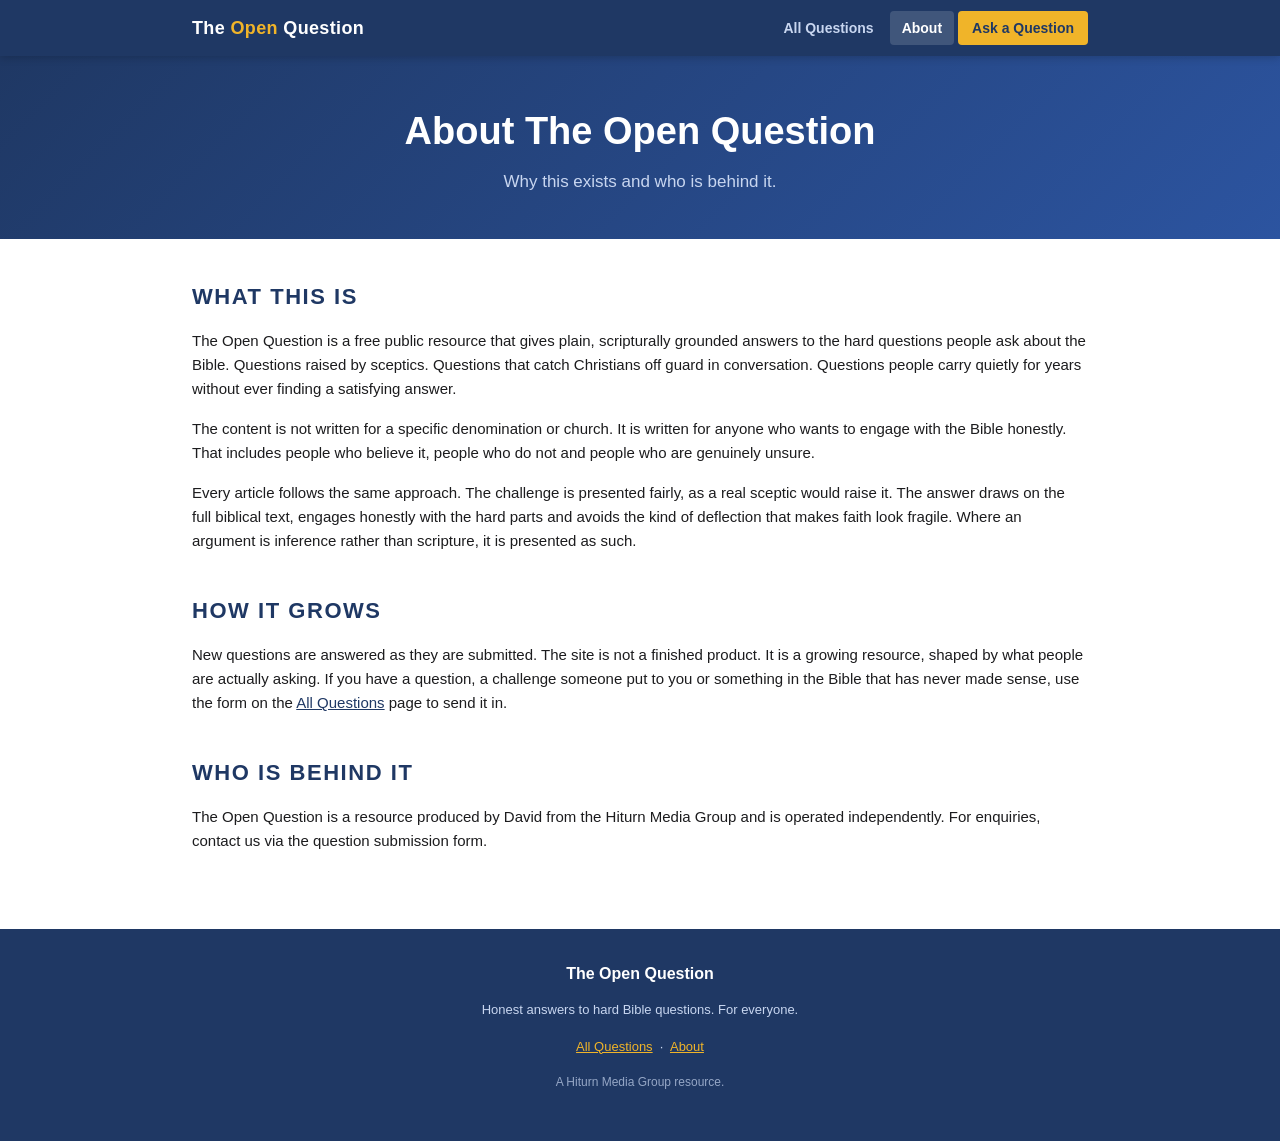
<file: about.html>
<!DOCTYPE html>
<html lang="en-GB">
<head>
<meta charset="UTF-8">
<meta name="viewport" content="width=device-width, initial-scale=1.0">
<title>About | The Open Question</title>
<meta name="description" content="The Open Question is a public resource from Hiturn Media Group. Honest answers to hard Bible questions, for Christians and non-Christians alike.">
<link rel="stylesheet" href="css/style.css">
</head>
<body>

<!-- Header -->
<header class="site-header">
  <div class="container">
    <a class="site-logo" href="index.html">The <span>Open</span> Question</a>
    <nav class="site-nav" aria-label="Main navigation">
      <a href="answers/index.html">All Questions</a>
      <a href="about.html" class="active">About</a>
      <a href="answers/index.html#submit" class="nav-cta">Ask a Question</a>
    </nav>
  </div>
</header>

<!-- Hero -->
<section class="page-hero">
  <div class="container">
    <h1>About The Open Question</h1>
    <p>Why this exists and who is behind it.</p>
  </div>
</section>

<main>
<div class="container" style="padding-top: 40px; padding-bottom: 60px;">

  <h2 style="margin-top:0;">What This Is</h2>

  <p>The Open Question is a free public resource that gives plain, scripturally grounded answers to the hard questions people ask about the Bible. Questions raised by sceptics. Questions that catch Christians off guard in conversation. Questions people carry quietly for years without ever finding a satisfying answer.</p>

  <p>The content is not written for a specific denomination or church. It is written for anyone who wants to engage with the Bible honestly. That includes people who believe it, people who do not and people who are genuinely unsure.</p>

  <p>Every article follows the same approach. The challenge is presented fairly, as a real sceptic would raise it. The answer draws on the full biblical text, engages honestly with the hard parts and avoids the kind of deflection that makes faith look fragile. Where an argument is inference rather than scripture, it is presented as such.</p>

  <h2>How It Grows</h2>

  <p>New questions are answered as they are submitted. The site is not a finished product. It is a growing resource, shaped by what people are actually asking. If you have a question, a challenge someone put to you or something in the Bible that has never made sense, use the form on the <a href="answers/index.html#submit">All Questions</a> page to send it in.</p>

  <h2>Who Is Behind It</h2>

  <p>The Open Question is a resource produced by David from the Hiturn Media Group and is operated independently. For enquiries, contact us via the question submission form.</p>

</div>
</main>

<!-- Footer -->
<footer class="site-footer">
  <div class="container">
    <div class="footer-brand">The Open Question</div>
    <p>Honest answers to hard Bible questions. For everyone.</p>
    <p><a href="answers/index.html">All Questions</a> &nbsp;&middot;&nbsp; <a href="about.html">About</a></p>
    <p class="footer-sub">A Hiturn Media Group resource.</p>
  </div>
</footer>

</body>
</html>
</file>
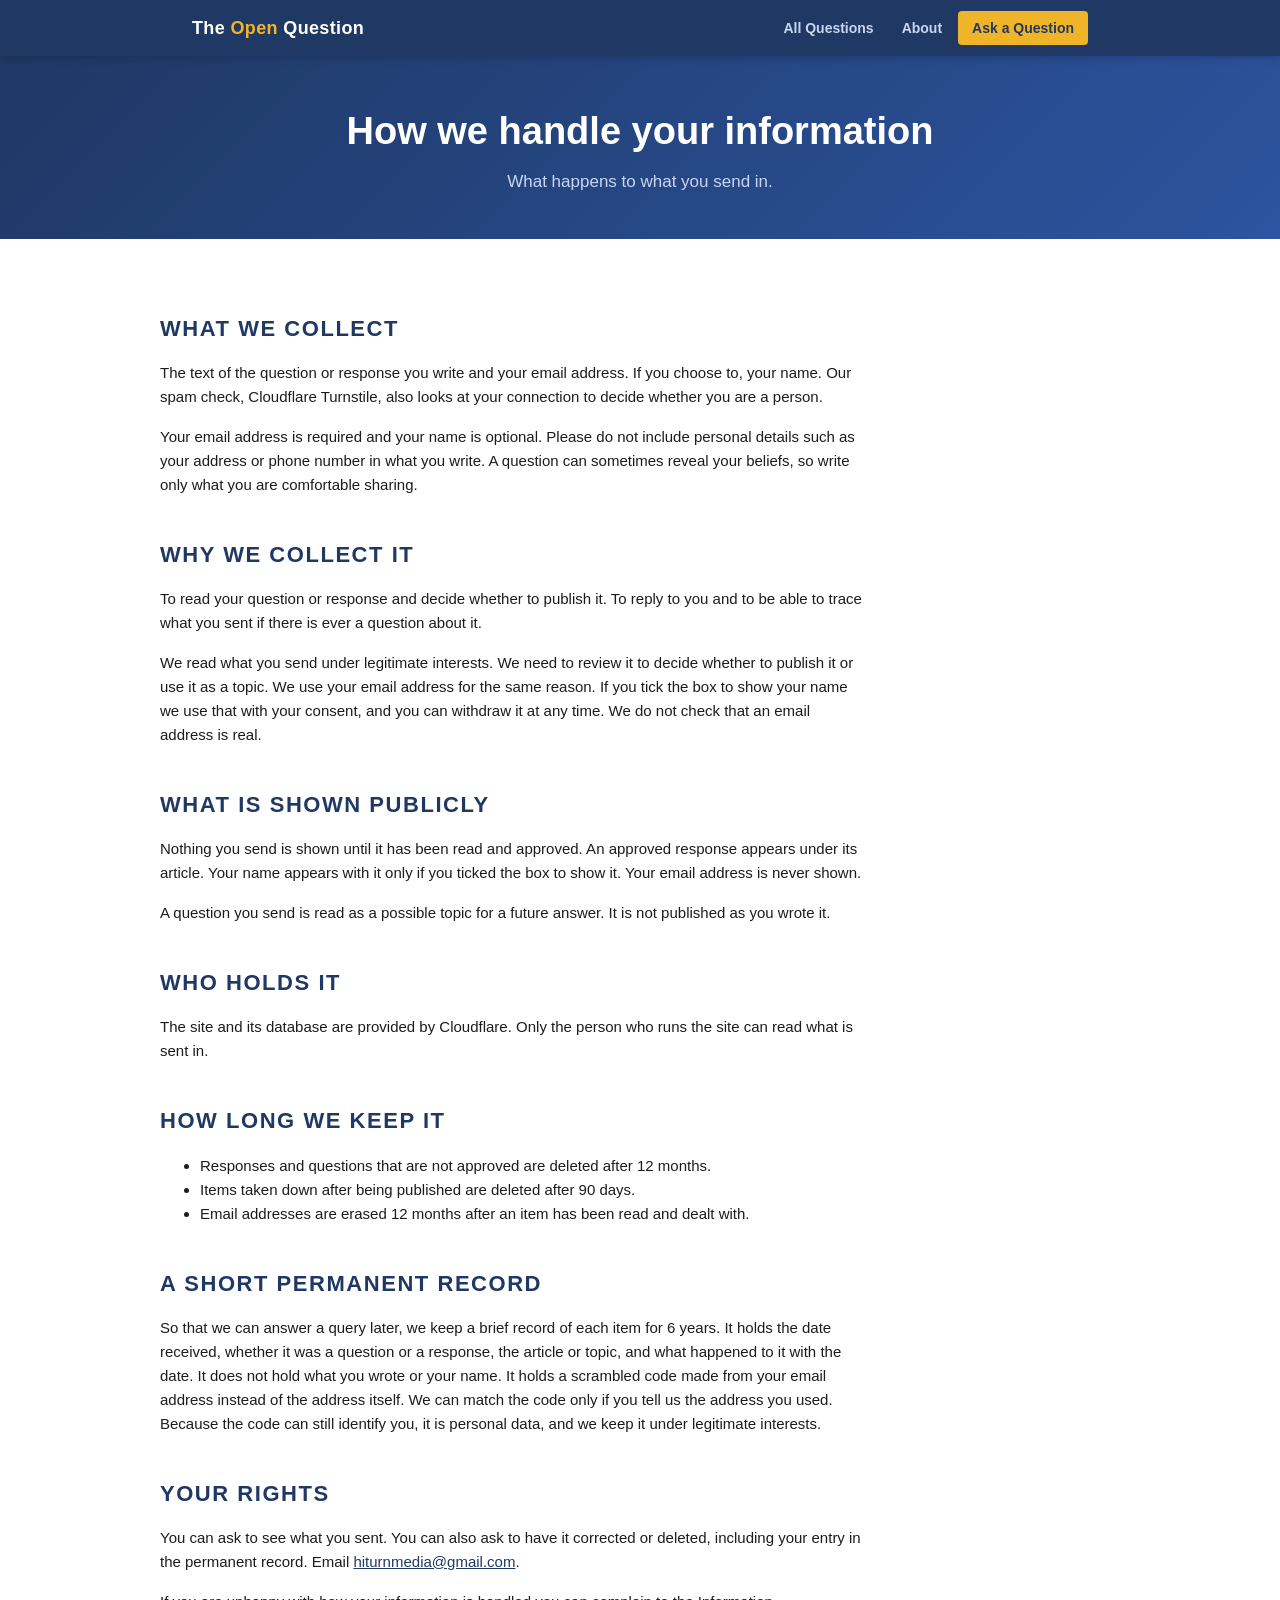
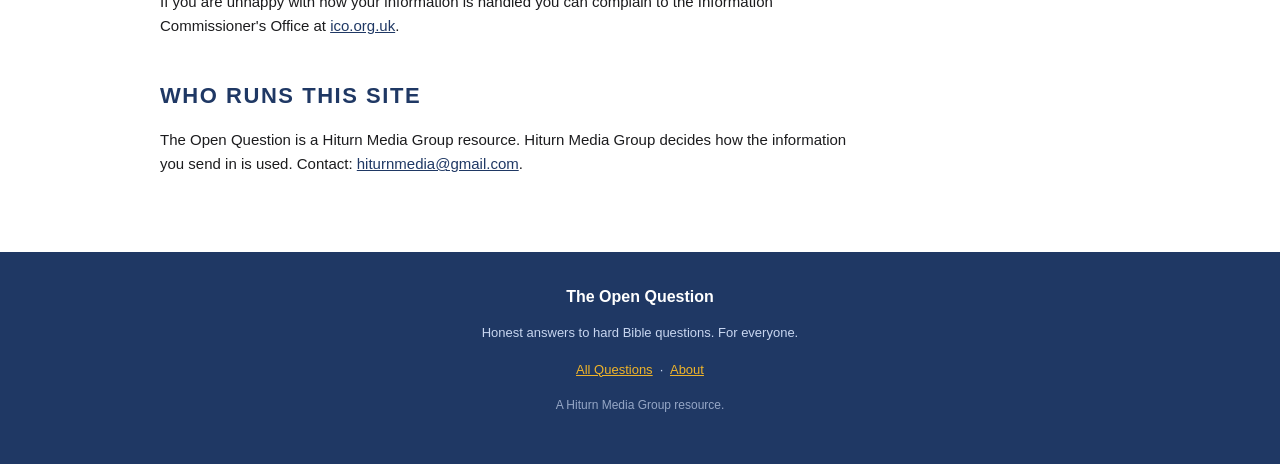
<file: privacy.html>
<!DOCTYPE html>
<html lang="en-GB">
<head>
<meta charset="UTF-8">
<meta name="viewport" content="width=device-width, initial-scale=1.0">
<title>Privacy | The Open Question</title>
<meta name="description" content="How The Open Question handles the questions and responses you send in, and the contact details you choose to give.">
<meta name="robots" content="noindex">
<link rel="stylesheet" href="css/style.css">
</head>
<body>

<!-- Header -->
<header class="site-header">
  <div class="container">
    <a class="site-logo" href="index.html">The <span>Open</span> Question</a>
    <nav class="site-nav" aria-label="Main navigation">
      <a href="answers/index.html">All Questions</a>
      <a href="about.html">About</a>
      <a href="answers/index.html#submit" class="nav-cta">Ask a Question</a>
    </nav>
  </div>
</header>

<!-- Hero -->
<section class="page-hero">
  <div class="container">
    <h1>How we handle your information</h1>
    <p>What happens to what you send in.</p>
  </div>
</section>

<main>
<div class="container article-wrap">

  <h2>What we collect</h2>
  <p>The text of the question or response you write and your email address. If you choose to, your name. Our spam check, Cloudflare Turnstile, also looks at your connection to decide whether you are a person.</p>
  <p>Your email address is required and your name is optional. Please do not include personal details such as your address or phone number in what you write. A question can sometimes reveal your beliefs, so write only what you are comfortable sharing.</p>

  <h2>Why we collect it</h2>
  <p>To read your question or response and decide whether to publish it. To reply to you and to be able to trace what you sent if there is ever a question about it.</p>
  <p>We read what you send under legitimate interests. We need to review it to decide whether to publish it or use it as a topic. We use your email address for the same reason. If you tick the box to show your name we use that with your consent, and you can withdraw it at any time. We do not check that an email address is real.</p>

  <h2>What is shown publicly</h2>
  <p>Nothing you send is shown until it has been read and approved. An approved response appears under its article. Your name appears with it only if you ticked the box to show it. Your email address is never shown.</p>
  <p>A question you send is read as a possible topic for a future answer. It is not published as you wrote it.</p>

  <h2>Who holds it</h2>
  <p>The site and its database are provided by Cloudflare. Only the person who runs the site can read what is sent in.</p>

  <h2>How long we keep it</h2>
  <ul>
    <li>Responses and questions that are not approved are deleted after 12 months.</li>
    <li>Items taken down after being published are deleted after 90 days.</li>
    <li>Email addresses are erased 12 months after an item has been read and dealt with.</li>
  </ul>

  <h2>A short permanent record</h2>
  <p>So that we can answer a query later, we keep a brief record of each item for 6 years. It holds the date received, whether it was a question or a response, the article or topic, and what happened to it with the date. It does not hold what you wrote or your name. It holds a scrambled code made from your email address instead of the address itself. We can match the code only if you tell us the address you used. Because the code can still identify you, it is personal data, and we keep it under legitimate interests.</p>

  <h2>Your rights</h2>
  <p>You can ask to see what you sent. You can also ask to have it corrected or deleted, including your entry in the permanent record. Email <a href="mailto:hiturnmedia@gmail.com">hiturnmedia@gmail.com</a>.</p>
  <p>If you are unhappy with how your information is handled you can complain to the Information Commissioner's Office at <a href="https://ico.org.uk">ico.org.uk</a>.</p>

  <h2>Who runs this site</h2>
  <p>The Open Question is a Hiturn Media Group resource. Hiturn Media Group decides how the information you send in is used. Contact: <a href="mailto:hiturnmedia@gmail.com">hiturnmedia@gmail.com</a>.</p>

</div>
</main>

<!-- Footer -->
<footer class="site-footer">
  <div class="container">
    <div class="footer-brand">The Open Question</div>
    <p>Honest answers to hard Bible questions. For everyone.</p>
    <p><a href="answers/index.html">All Questions</a> &nbsp;&middot;&nbsp; <a href="about.html">About</a></p>
    <p class="footer-sub">A Hiturn Media Group resource.</p>
  </div>
</footer>

</body>
</html>
</file>
<file: css/style.css>
/* ==============================================
   THE OPEN QUESTION — Shared Design System
   Hiturn Media Group
   ============================================== */

*, *::before, *::after { box-sizing: border-box; }

body {
  margin: 0;
  padding: 0;
  font-family: Arial, Helvetica, sans-serif;
  font-size: 15px;
  line-height: 1.6;
  font-weight: 400;
  color: #1c1c1e;
  background: #ffffff;
}

/* ---- Shared container ---- */
.container {
  width: 100%;
  padding: 0 16px;
}
@media (min-width: 640px) { .container { padding: 0 32px; } }
@media (min-width: 960px) { .container { max-width: 960px; margin: 0 auto; } }

/* ---- Typography ---- */
h1 { font-size: 28px; font-weight: 700; color: #1F3864; margin: 0 0 8px; line-height: 1.25; }
h2 { font-size: 22px; font-weight: 700; color: #1F3864; text-transform: uppercase; letter-spacing: 0.07em; margin-top: 40px; margin-bottom: 8px; }
h3 { font-size: 18px; font-weight: 700; color: #1F3864; margin-top: 28px; margin-bottom: 6px; padding-bottom: 4px; border-bottom: 1px solid #cccccc; }
h4 { font-size: 16px; font-weight: 700; color: #1c1c1e; margin-top: 20px; margin-bottom: 4px; }
p  { margin-bottom: 16px; }

a { color: #1F3864; text-decoration: underline; }
a:hover, a:focus { color: #2c54a0; }
*:focus { outline: 2px solid #2c54a0; outline-offset: 2px; }

/* ---- Site header ---- */
/* Mobile first: on phones the logo sits above the menu and the bar scrolls away; from 640px it is one sticky row */
.site-header {
  background: #1F3864;
  padding: 0;
  position: relative;
  z-index: 100;
  box-shadow: 0 2px 8px rgba(0,0,0,0.18);
}
.site-header .container {
  display: flex;
  flex-wrap: wrap;
  align-items: center;
  justify-content: space-between;
  gap: 6px 12px;
  padding-top: 10px;
  padding-bottom: 10px;
}
@media (min-width: 640px) {
  .site-header { position: sticky; top: 0; }
  .site-header .container { flex-wrap: nowrap; height: 56px; padding-top: 0; padding-bottom: 0; }
}
.site-logo {
  font-size: 18px;
  font-weight: 700;
  color: #ffffff;
  text-decoration: none;
  letter-spacing: 0.02em;
  flex-shrink: 0;
}
.site-logo span {
  color: #f0b429;
}
.site-logo:hover, .site-logo:focus { color: #ffffff; text-decoration: none; }

.site-nav { display: flex; flex-wrap: wrap; gap: 4px; align-items: center; }
.site-nav a {
  color: #c8d6f0;
  text-decoration: none;
  font-size: 14px;
  font-weight: 700;
  padding: 6px 12px;
  border-radius: 4px;
  transition: background 0.15s, color 0.15s;
}
.site-nav a:hover, .site-nav a:focus { background: rgba(255,255,255,0.12); color: #ffffff; }
.site-nav a.active { color: #ffffff; background: rgba(255,255,255,0.15); }
.site-nav .nav-cta {
  background: #f0b429;
  color: #1F3864;
  border-radius: 4px;
  padding: 6px 14px;
}
.site-nav .nav-cta:hover, .site-nav .nav-cta:focus { background: #e0a41a; color: #1F3864; }

/* ---- Article question callout ---- */
.question-box {
  border-left: 4px solid #d97706;
  background: #fffbf0;
  padding: 18px 20px;
  margin: 28px 0 24px;
  border-radius: 0 4px 4px 0;
}
.question-box .q-label {
  font-size: 11px;
  font-weight: 700;
  text-transform: uppercase;
  letter-spacing: 0.1em;
  color: #d97706;
  margin-bottom: 8px;
}
.question-box p {
  margin: 0;
  font-size: 16px;
  font-weight: 700;
  color: #1c1c1e;
  font-style: italic;
  line-height: 1.5;
}

/* ---- Scripture blockquote ---- */
blockquote {
  border-left: 4px solid #1F3864;
  background: #f2f2f2;
  margin: 20px 0;
  padding: 14px 18px;
  border-radius: 0 4px 4px 0;
  font-style: italic;
  color: #1c1c1e;
}
blockquote p { margin: 0 0 8px; }
blockquote .ref {
  display: block;
  font-style: normal;
  font-weight: 700;
  font-size: 13px;
  color: #1F3864;
  margin-top: 4px;
}

/* ---- Note / callout box ---- */
.note-box {
  border-left: 4px solid #d97706;
  background: #fffbf0;
  padding: 12px 16px;
  margin: 20px 0;
}

/* ---- Answer summary box ---- */
.answer-box {
  border: 1px solid #cccccc;
  border-left: 4px solid #1F3864;
  background: #f9f9fb;
  padding: 14px 18px;
  margin: 20px 0;
  border-radius: 0 4px 4px 0;
}
.answer-box .a-label {
  font-size: 11px;
  font-weight: 700;
  text-transform: uppercase;
  letter-spacing: 0.1em;
  color: #1F3864;
  margin-bottom: 8px;
}
.answer-box p { margin: 0; }

/* ---- Tables ---- */
.table-wrap { overflow-x: auto; margin: 16px 0; }
table { width: 100%; border-collapse: collapse; font-size: 14px; }
thead tr { background: #1F3864; color: #ffffff; }
thead th { padding: 10px 14px; font-weight: 700; letter-spacing: 0.04em; text-align: left; }
tbody tr:nth-child(odd)  { background: #ffffff; }
tbody tr:nth-child(even) { background: #f2f2f2; }
tbody td { padding: 10px 14px; border: 1px solid #cccccc; }
tbody td.lc { background: #f2f2f2; font-weight: 700; }

/* ---- Category tags ---- */
.tag {
  display: inline-block;
  background: #e8eef8;
  color: #1F3864;
  font-size: 11px;
  font-weight: 700;
  text-transform: uppercase;
  letter-spacing: 0.08em;
  padding: 3px 9px;
  border-radius: 3px;
  text-decoration: none;
  margin-right: 6px;
  margin-bottom: 4px;
}
.tag:hover, .tag:focus { background: #1F3864; color: #ffffff; text-decoration: none; }

/* ---- Article cards (answers hub + home) ---- */
.cards-grid {
  display: grid;
  grid-template-columns: 1fr;
  gap: 20px;
  margin: 24px 0;
}
@media (min-width: 640px) {
  .cards-grid { grid-template-columns: repeat(2, 1fr); }
}
@media (min-width: 900px) {
  .cards-grid { grid-template-columns: repeat(3, 1fr); }
}

.card {
  border: 1px solid #cccccc;
  border-radius: 6px;
  overflow: hidden;
  display: flex;
  flex-direction: column;
  transition: box-shadow 0.15s, transform 0.15s;
  text-decoration: none;
  color: #1c1c1e;
}
.card:hover, .card:focus {
  box-shadow: 0 4px 16px rgba(31,56,100,0.12);
  transform: translateY(-2px);
  text-decoration: none;
  color: #1c1c1e;
}
.card-top {
  background: #1F3864;
  padding: 16px 18px;
}
.card-top .tag {
  background: rgba(255,255,255,0.15);
  color: #ffffff;
  margin-bottom: 10px;
  display: inline-block;
}
.card-question {
  font-size: 15px;
  font-weight: 700;
  color: #ffffff;
  line-height: 1.4;
  margin: 0;
  font-style: italic;
}
.card-body {
  padding: 14px 18px;
  flex: 1;
  background: #fff;
}
.card-excerpt {
  font-size: 13px;
  color: #555;
  margin: 0 0 12px;
  line-height: 1.55;
}
.card-read {
  font-size: 13px;
  font-weight: 700;
  color: #1F3864;
  text-decoration: underline;
}

/* ---- Featured article card (home page) ---- */
.featured-card {
  border: 2px solid #1F3864;
  border-radius: 6px;
  overflow: hidden;
  margin: 24px 0;
  display: flex;
  flex-direction: column;
}
@media (min-width: 700px) {
  .featured-card { flex-direction: row; }
}
.featured-card-left {
  background: #1F3864;
  padding: 28px 24px;
  flex: 0 0 auto;
}
@media (min-width: 700px) { .featured-card-left { width: 44%; } }
.featured-label {
  font-size: 11px;
  font-weight: 700;
  text-transform: uppercase;
  letter-spacing: 0.1em;
  color: #f0b429;
  margin-bottom: 12px;
}
.featured-question {
  font-size: 20px;
  font-weight: 700;
  color: #ffffff;
  font-style: italic;
  line-height: 1.4;
  margin: 0;
}
@media (min-width: 700px) { .featured-question { font-size: 22px; } }
.featured-card-right {
  padding: 24px;
  flex: 1;
  display: flex;
  flex-direction: column;
  justify-content: center;
}
.featured-card-right .tag { align-self: flex-start; }
.featured-excerpt {
  font-size: 15px;
  color: #1c1c1e;
  margin-bottom: 20px;
  line-height: 1.6;
}
.btn {
  display: inline-block;
  background: #1F3864;
  color: #ffffff;
  font-size: 14px;
  font-weight: 700;
  padding: 10px 20px;
  border-radius: 4px;
  text-decoration: none;
  border: none;
  cursor: pointer;
  transition: background 0.15s;
  align-self: flex-start;
}
.btn:hover, .btn:focus { background: #2c54a0; color: #ffffff; text-decoration: none; }
.btn-outline {
  background: transparent;
  color: #1F3864;
  border: 2px solid #1F3864;
}
.btn-outline:hover, .btn-outline:focus { background: #1F3864; color: #ffffff; }
.btn-amber {
  background: #f0b429;
  color: #1F3864;
}
.btn-amber:hover, .btn-amber:focus { background: #e0a41a; color: #1F3864; }

/* ---- Hero / page header ---- */
.page-hero {
  background: linear-gradient(135deg, #1F3864 0%, #2c54a0 100%);
  padding: 52px 0 44px;
  text-align: center;
}
.page-hero h1 { color: #ffffff; font-size: 32px; margin-bottom: 12px; }
@media (min-width: 640px) { .page-hero h1 { font-size: 38px; } }
.page-hero p { color: #c8d6f0; font-size: 17px; margin: 0 auto; max-width: 600px; }

/* ---- Submit section ---- */
.submit-section {
  background: #f2f2f2;
  border-top: 3px solid #1F3864;
  padding: 40px 0;
  text-align: center;
}
.submit-section h2 { margin-top: 0; text-align: center; }
.submit-section p { max-width: 520px; margin: 0 auto 24px; color: #555; }

/* ---- Article page layout ---- */
.article-wrap {
  padding: 32px 0 60px;
}
/* Comfortable line length on tablets and desktop. Tables and boxes stay full width. */
@media (min-width: 640px) {
  .article-wrap :is(p, ul, ol, h3, blockquote):not(td *, th *) { max-width: 44rem; }
}
.article-meta {
  display: flex;
  align-items: center;
  gap: 10px;
  margin-bottom: 20px;
  flex-wrap: wrap;
}
.article-title-block {
  margin-bottom: 0;
  padding: 32px 0 0;
}
.article-title-block h1 {
  font-size: 26px;
  margin-bottom: 16px;
}
@media (min-width: 640px) { .article-title-block h1 { font-size: 30px; } }
.title-rule { border: none; border-top: 2px solid #1F3864; margin: 0 0 0; }

/* ---- Breadcrumb ---- */
.breadcrumb {
  font-size: 13px;
  color: #777;
  padding: 14px 0 0;
}
.breadcrumb a { color: #1F3864; }
.breadcrumb span { margin: 0 6px; color: #ccc; }

/* ---- Back link ---- */
.back-link {
  display: inline-flex;
  align-items: center;
  gap: 6px;
  font-size: 14px;
  font-weight: 700;
  color: #1F3864;
  text-decoration: none;
  margin-bottom: 20px;
}
.back-link:hover { color: #2c54a0; text-decoration: underline; }

/* ---- Response / Tally section ---- */
.response-section {
  background: #f2f2f2;
  border-top: 3px solid #1F3864;
  padding: 36px 0 48px;
  margin-top: 48px;
}
.response-section h2 { margin-top: 0; }
.response-section p { color: #555; max-width: 560px; margin-bottom: 20px; }

/* ---- Forms: Ask your question and Leave a response (built by js/forms.js) ---- */
.bq { max-width: 560px; text-align: left; }
.submit-section .bq { margin: 0 auto; }
.bq p { max-width: none; margin: 0 0 16px; color: inherit; }
.bq-form { background: #ffffff; border: 1px solid #cccccc; border-radius: 6px; padding: 16px; }
@media (min-width: 640px) { .bq-form { padding: 24px; } }
.bq-field { margin-bottom: 16px; }
.bq-field label { display: block; font-weight: 700; color: #1F3864; margin-bottom: 4px; }
.bq-field small { display: block; color: #555; margin-top: 4px; }
.bq-form input[type="text"], .bq-form input[type="email"], .bq-form select, .bq-form textarea {
  width: 100%; font: inherit; font-size: 16px; padding: 10px 12px;
  border: 1px solid #767676; border-radius: 4px; background: #ffffff; color: #1c1c1e;
}
.bq-form textarea { resize: vertical; min-height: 140px; }
.bq-check { display: flex; gap: 8px; align-items: flex-start; margin-bottom: 16px; }
.bq-check input { margin-top: 3px; width: 20px; height: 20px; flex: none; }
.bq .bq-note { font-size: 14px; color: #555; }
.bq-turnstile { margin-bottom: 16px; }
.bq-btn {
  font: inherit; font-weight: 700; font-size: 16px; min-height: 44px; padding: 10px 24px;
  width: 100%; border: 0; border-radius: 4px; background: #1F3864; color: #ffffff; cursor: pointer;
}
@media (min-width: 640px) { .bq-btn { width: auto; } }
.bq-btn:hover { background: #2c54a0; }
.bq-btn:disabled { background: #767676; cursor: default; }
.bq .bq-status { margin: 12px 0 0; color: #1F3864; min-height: 1.6em; }
.bq .bq-done { background: #ffffff; border: 1px solid #cccccc; border-radius: 6px; padding: 20px; color: #1F3864; font-weight: 700; }
.bq-list { margin-bottom: 28px; }
.bq-item { background: #ffffff; border: 1px solid #cccccc; border-radius: 6px; padding: 12px 16px; margin-bottom: 12px; }
.bq .bq-item p { margin: 0 0 6px; white-space: pre-wrap; color: #1c1c1e; }
.bq-item small { color: #555; }

/* ---- "There's more" signposts (home page) ---- */
.section-head {
  display: flex;
  flex-wrap: wrap;
  align-items: baseline;
  justify-content: space-between;
  gap: 4px 16px;
}
.section-head h2 { margin: 0; }
.see-all { font-size: 14px; font-weight: 700; color: #1F3864; white-space: nowrap; }
.more-questions { text-align: center; margin: 8px 0 48px; }
.more-questions p { color: #555; font-size: 14px; margin: 0 0 12px; }
.more-questions .btn { min-height: 44px; padding: 12px 24px; }

/* ---- Section divider ---- */
.section-divider {
  border: none;
  border-top: 1px solid #cccccc;
  margin: 40px 0;
}

/* ---- Footer ---- */
.site-footer {
  background: #1F3864;
  color: #c8d6f0;
  padding: 32px 0;
  font-size: 13px;
  text-align: center;
}
.site-footer a { color: #f0b429; }
.site-footer a:hover { color: #ffffff; }
.site-footer .footer-brand {
  font-size: 16px;
  font-weight: 700;
  color: #ffffff;
  margin-bottom: 6px;
}
.site-footer .footer-sub {
  font-size: 12px;
  opacity: 0.7;
  margin-top: 8px;
}

/* ---- Utility ---- */
.mt0 { margin-top: 0; }
.mb0 { margin-bottom: 0; }
.text-center { text-align: center; }

/* ---- Print ---- */
@media print {
  .site-header, .site-footer, .response-section, .submit-section { display: none; }
  body { color: #1c1c1e; }
  a { color: #1c1c1e; }
  -webkit-print-color-adjust: exact;
  print-color-adjust: exact;
}

.site-search { max-width: 40rem; margin: 1rem auto; padding: 0 1rem; }
</file>
